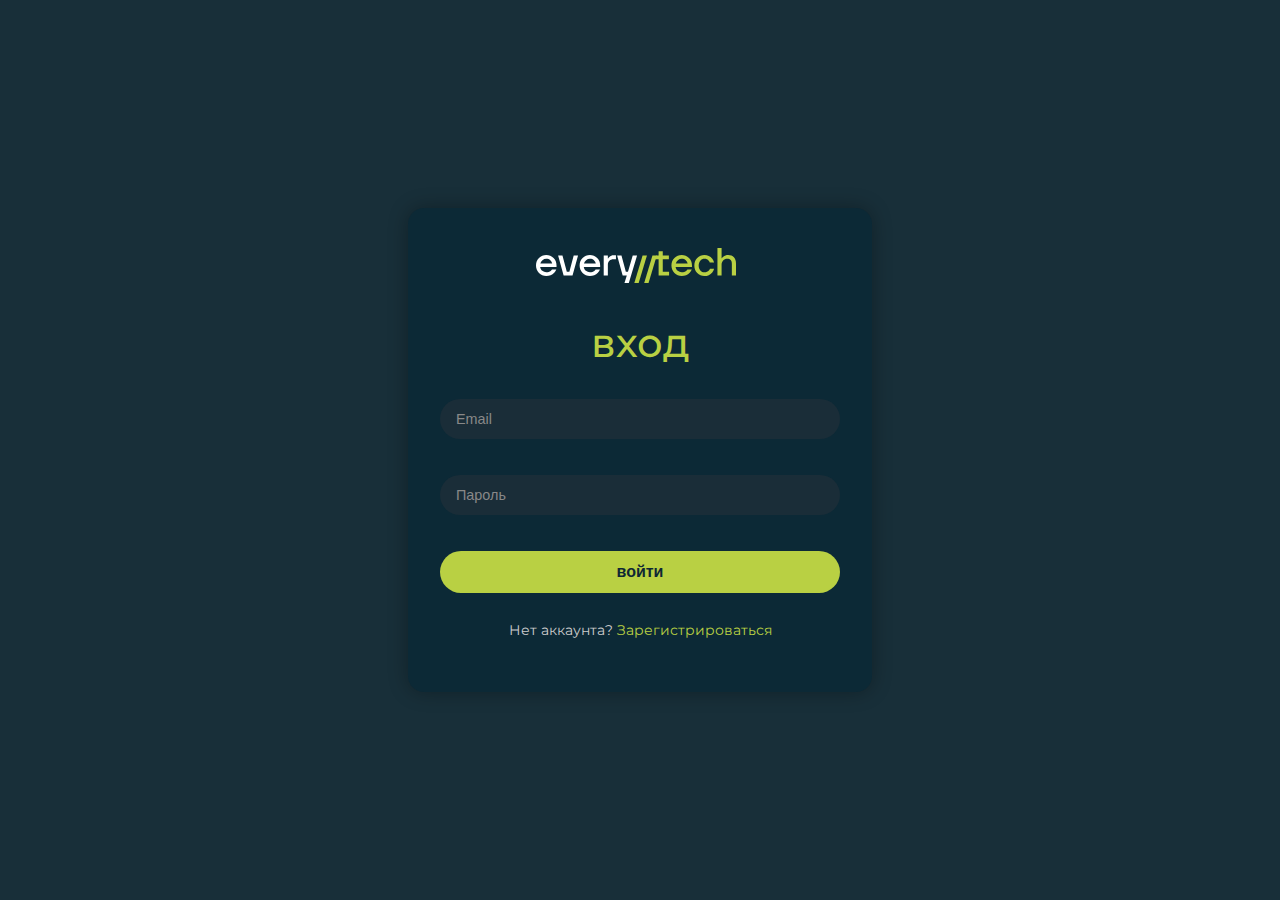
<file: templates/auth.html>
<!DOCTYPE html>
<html lang="ru">
  <head>
    <meta charset="UTF-8" />
    <meta name="viewport" content="width=device-width, initial-scale=1.0" />
    <title>Авторизация — Everytech CRM</title>
    <link rel="stylesheet" href="/static/css/auth.css" />
    <link
      href="https://fonts.googleapis.com/css2?family=Montserrat:wght@400;500;700&display=swap"
      rel="stylesheet"
    />
  </head>
  <body class="theme-dark">
    <div class="auth-container">
      <div class="auth-card">
        <img src="/static/img/logo.svg" alt="Everytech" class="auth-logo" />

        <!-- Вход -->
        <form id="loginForm" class="auth-form active">
          <h2 class="auth-title">вход</h2>
          <div class="auth-field">
            <input type="email" id="loginEmail" placeholder="Email" required />
            <span class="auth-error" id="loginEmailError"></span>
          </div>
          <div class="auth-field">
            <input
              type="password"
              id="loginPassword"
              placeholder="Пароль"
              required
            />
            <span class="auth-error" id="loginPasswordError"></span>
          </div>
          <button type="submit">
            <span class="auth-button-text">войти</span>
            <span class="auth-loader hidden"></span>
          </button>
          <p class="auth-switch">
            Нет аккаунта? <a href="#" id="showRegister">Зарегистрироваться</a>
          </p>
        </form>

        <!-- Регистрация -->
        <form id="registerForm" class="auth-form">
          <h2 class="auth-title">регистрация</h2>
          <div class="auth-field">
            <input type="text" id="registerName" placeholder="Имя" required />
            <span class="auth-error" id="registerNameError"></span>
          </div>
          <div class="auth-field">
            <input
              type="email"
              id="registerEmail"
              placeholder="Email"
              required
            />
            <span class="auth-error" id="registerEmailError"></span>
          </div>
          <div class="auth-field">
            <input
              type="password"
              id="registerPassword"
              placeholder="Пароль"
              required
            />
            <span class="auth-error" id="registerPasswordError"></span>
          </div>
          <div class="auth-field">
            <input
              type="password"
              id="registerConfirm"
              placeholder="Подтвердите пароль"
              required
            />
            <span class="auth-error" id="registerConfirmError"></span>
          </div>
          <button type="submit">
            <span class="auth-button-text">зарегистрироваться</span>
            <span class="auth-loader hidden"></span>
          </button>
          <p class="auth-switch">
            Уже есть аккаунт? <a href="#" id="showLogin">Войти</a>
          </p>
        </form>
      </div>
    </div>

    <script src="/static/js/auth.js"></script>
  </body>
</html>
</file>
<file: static/css/auth.css>
body {
  background-color: #182f39;
  color: #fff;
  font-family: "Montserrat", sans-serif;
  margin: 0;
  padding: 0;
  height: 100vh;
  display: flex;
  align-items: center;
  justify-content: center;
}

.auth-container {
  display: flex;
  justify-content: center;
  align-items: center;
  width: 100%;
}

.auth-card {
  background-color: #0c2936;
  border-radius: 16px;
  padding: 2.5rem 2rem;
  width: 100%;
  max-width: 400px;
  box-shadow: 0 0 20px rgba(0, 0, 0, 0.3);
}

.auth-logo {
  display: block;
  margin: 0 6rem;
  height: 36px;
}

.auth-title {
  text-align: center;
  margin-bottom: 1rem;
  color: #b9d043;
  font-size: 2.5rem;
  font-weight: 500;
}

.auth-form {
  display: none;
  flex-direction: column;
  gap: 1rem;
}

.auth-form.active {
  display: flex;
}

.auth-field {
  display: flex;
  flex-direction: column;
  gap: 0.25rem;
}

.auth-form input {
  padding: 0.75rem 1rem;
  border-radius: 999px;
  border: none;
  background-color: #1a2d38;
  color: #fff;
  font-size: 0.9rem;
}

.auth-form input::placeholder {
  color: #888;
}

.auth-form input.error {
  border: 1px solid #ff4d4d;
}

.auth-error {
  color: #ff4d4d;
  font-size: 0.8rem;
  min-height: 1rem;
  line-height: 1rem;
  margin-left: 1rem;
}

.auth-form button {
  position: relative;
  padding: 0.75rem;
  border-radius: 999px;
  border: none;
  background-color: #b9d043;
  color: #0f2734;
  font-weight: 600;
  font-size: 1rem;
  cursor: pointer;
  transition: background-color 0.2s ease;
}

.auth-form button:hover {
  background-color: #d2eb4f;
}

.auth-form button.loading .auth-button-text {
  visibility: hidden;
}

.auth-form button.loading .auth-loader {
  display: block;
}

.auth-loader {
  display: none;
  position: absolute;
  top: 50%;
  left: 50%;
  transform: translate(-50%, -50%);
  width: 1.2rem;
  height: 1.2rem;
  border: 2px solid #0f2734;
  border-top-color: #ffffff;
  border-radius: 50%;
  animation: spin 0.8s linear infinite;
}

.auth-switch {
  font-size: 0.85rem;
  text-align: center;
  color: #ccc;
}

.auth-switch a {
  color: #b9d043;
  text-decoration: none;
}

.auth-switch a:hover {
  text-decoration: underline;
}

@keyframes spin {
  to {
    transform: translate(-50%, -50%) rotate(360deg);
  }
}
</file>
